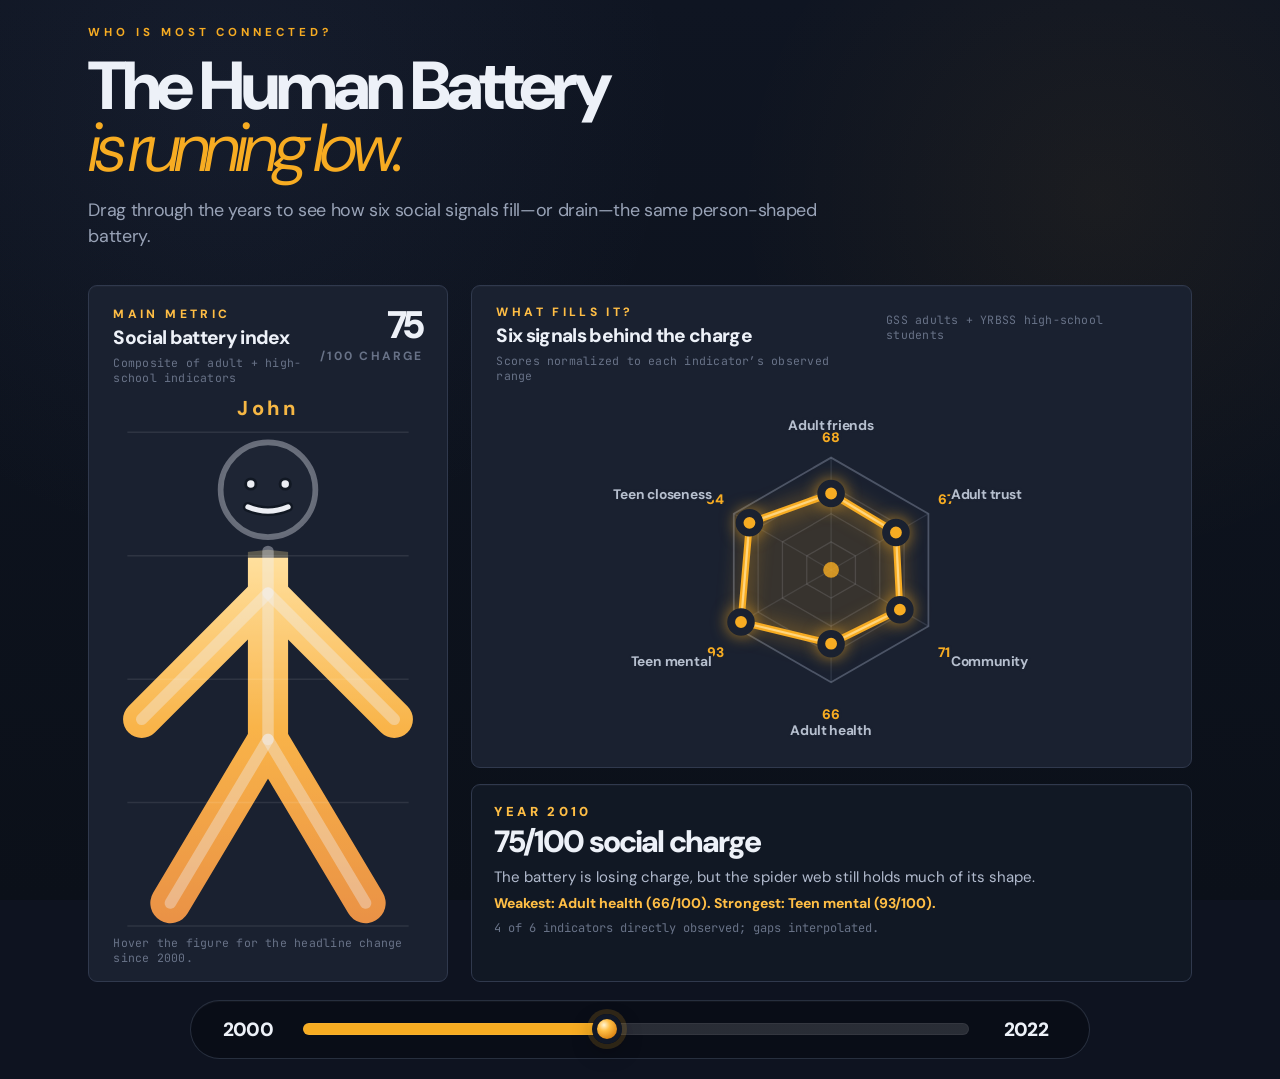
<file: preview.html>
<!DOCTYPE html>
<html lang="en">
<head>
<meta charset="utf-8" />
<meta name="viewport" content="width=device-width, initial-scale=1" />
<link href="https://fonts.googleapis.com/css2?family=DM+Sans:ital,opsz,wght@0,9..40,300;0,9..40,400;0,9..40,500;0,9..40,600;0,9..40,700;1,9..40,400&family=JetBrains+Mono:wght@300;400;500&display=swap" rel="stylesheet">
<title>The Human Battery — Social Connection Index</title>
<style>
  :root {
    --bg: #0e1320;
    --bg-2: #111827;
    --panel: #1a2130;
    --panel-soft: #151c2a;
    --panel-deep: #0b101a;
    --line: #30394d;
    --line-soft: rgba(122, 134, 158, .22);
    --ink: #edf1f8;
    --muted: #99a3b7;
    --muted-2: #687287;
    --amber: #f7ac22;
    --amber-2: #ffbe45;
    --amber-3: #ffd884;
    --danger: #ff6f88;
  }

  * { box-sizing: border-box; }
  html, body {
    margin: 0;
    min-height: 100%;
    overflow-x: hidden;
    overflow-y: auto;
    background: var(--bg);
    color: var(--ink);
    font-family: "DM Sans", ui-sans-serif, system-ui, -apple-system, BlinkMacSystemFont, "Segoe UI", sans-serif;
  }

  body::before {
    content: "";
    position: fixed;
    inset: 0;
    background:
      radial-gradient(circle at 86% 22%, rgba(247, 172, 34, .055), transparent 28%),
      radial-gradient(circle at 18% 12%, rgba(111, 132, 191, .07), transparent 34%),
      linear-gradient(180deg, #0f1522 0%, #0b1019 100%);
    pointer-events: none;
  }

  .page {
    position: relative;
    z-index: 1;
    width: min(1180px, calc(100vw - 40px));
    min-height: 100dvh;
    margin: 0 auto;
    padding: clamp(20px, 3vh, 34px) clamp(20px, 3vw, 44px) clamp(16px, 2.2vh, 22px);
    display: grid;
    grid-template-rows: auto minmax(0, 1fr) auto;
    row-gap: clamp(14px, 2vh, 22px);
  }

  .hero {
    max-width: 900px;
  }

  .eyebrow {
    color: var(--amber);
    text-transform: uppercase;
    letter-spacing: .34em;
    font-weight: 700;
    font-size: clamp(11px, .9vw, 15px);
    line-height: 1;
    margin-bottom: clamp(12px, 1.8vh, 24px);
  }

  h1 {
    margin: 0;
    color: var(--ink);
    font-size: clamp(44px, 5.3vw, 84px);
    line-height: .92;
    letter-spacing: -.066em;
    font-weight: 850;
  }

  h1 em {
    color: var(--amber);
    font-style: italic;
    font-weight: 320;
    letter-spacing: -.075em;
  }

  .subtitle {
    max-width: 760px;
    margin-top: clamp(14px, 2vh, 28px);
    color: var(--muted);
    font-size: clamp(16px, 1.4vw, 22px);
    line-height: 1.45;
    letter-spacing: -.02em;
  }

  .visuals {
    min-height: 0;
    display: grid;
    grid-template-columns: minmax(320px, 360px) minmax(0, 1fr);
    gap: clamp(14px, 1.8vw, 24px);
    align-items: stretch;
  }

  .card {
    background: var(--panel);
    border: 1px solid var(--line);
    border-radius: 9px;
    box-shadow: inset 0 1px 0 rgba(255,255,255,.025);
  }

  .human-card {
    position: relative;
    min-height: 0;
    padding: 22px 24px 16px;
    display: grid;
    grid-template-rows: auto minmax(0, 1fr) auto;
    overflow: hidden;
  }

  .human-card::after {
    content: "";
    position: absolute;
    inset: auto -25% -34% 16%;
    height: 230px;
    background: radial-gradient(circle, rgba(247,172,34,.10), transparent 63%);
    pointer-events: none;
  }

  .right-stack {
    min-height: 0;
    display: grid;
    grid-template-rows: minmax(0, 1fr) 198px;
    gap: 16px;
  }

  .radar-card {
    min-height: 0;
    padding: 20px 24px 16px;
    display: grid;
    grid-template-rows: auto minmax(0, 1fr);
    overflow: hidden;
  }

  .story-card {
    min-height: 0;
    height: 100%;
    padding: 18px 22px 16px;
    overflow: hidden;
    background: #111824;
  }

  .card-header {
    display: flex;
    align-items: flex-start;
    justify-content: space-between;
    gap: 16px;
    margin-bottom: 10px;
  }

  .kicker {
    color: var(--amber-2);
    text-transform: uppercase;
    letter-spacing: .28em;
    font-size: 12px;
    font-weight: 800;
    line-height: 1;
    white-space: nowrap;
  }

  .card-title {
    margin: 7px 0 0;
    font-size: clamp(18px, 1.5vw, 22px);
    line-height: 1.12;
    letter-spacing: -.035em;
    font-weight: 800;
  }

  .card-note {
    margin-top: 6px;
    color: var(--muted-2);
    font-family: "JetBrains Mono", ui-monospace, SFMono-Regular, Menlo, Monaco, Consolas, monospace;
    font-size: 11.5px;
    letter-spacing: .02em;
  }

  .big-metric {
    text-align: right;
    color: var(--ink);
    font-size: clamp(34px, 3vw, 42px);
    line-height: .9;
    letter-spacing: -.055em;
    font-weight: 850;
    white-space: nowrap;
  }

  .big-metric span {
    display: block;
    color: var(--muted-2);
    margin-top: 7px;
    font-size: 12px;
    line-height: 1;
    letter-spacing: .18em;
    text-transform: uppercase;
    font-weight: 700;
  }

  svg { width: 100%; height: 100%; display: block; }

  svg text {
    font-family: "DM Sans", ui-sans-serif, system-ui, -apple-system, BlinkMacSystemFont, "Segoe UI", sans-serif;
  }

  .human-svg {
    position: relative;
    z-index: 1;
    min-height: 0;
    height: 100%;
    align-self: stretch;
    overflow: visible;
  }

  .human-shell {
    fill: none;
    stroke: rgba(237, 241, 248, .36);
    stroke-width: 8;
    stroke-linecap: round;
    stroke-linejoin: round;
  }

  .human-shell-head {
    fill: rgba(255,255,255,.018);
    stroke: rgba(237, 241, 248, .36);
    stroke-width: 4;
  }

  .human-level {
    stroke: rgba(255,255,255,.085);
    stroke-width: 1;
  }

  .human-label {
    fill: var(--muted);
    font-size: 13px;
    font-weight: 750;
    letter-spacing: .02em;
  }

  .human-name {
    fill: var(--amber-2);
    font-size: 14px;
    font-weight: 800;
    letter-spacing: .18em;
    opacity: .96;
  }

  .human-eye-shadow,
  .human-mouth-shadow {
    stroke: rgba(8, 13, 23, .55);
    stroke-linecap: round;
    fill: none;
  }

  .human-eye-shadow {
    fill: rgba(8, 13, 23, .55);
    stroke: none;
  }

  .human-mouth-shadow {
    stroke-width: 7;
  }

  .human-eye,
  .human-mouth {
    stroke: rgba(248, 250, 255, .95);
    stroke-linecap: round;
    fill: none;
  }

  .human-eye {
    fill: rgba(248, 250, 255, .95);
    stroke: none;
  }

  .human-mouth {
    stroke-width: 3.6;
  }

  .radar-svg {
    min-height: 0;
    overflow: visible;
  }

  .grid-poly {
    fill: none;
    stroke: rgba(130, 141, 164, .25);
    stroke-width: 1.35;
  }

  .grid-poly.outer {
    stroke: rgba(159, 169, 190, .38);
    stroke-width: 1.8;
  }

  .spoke {
    stroke: rgba(130, 141, 164, .20);
    stroke-width: 1.35;
  }

  .web-fill {
    fill: rgba(247, 172, 34, .13);
  }

  .web-stroke {
    fill: none;
    stroke: var(--amber);
    stroke-width: 7;
    stroke-linejoin: round;
    stroke-linecap: round;
    filter: drop-shadow(0 0 10px rgba(247,172,34,.56));
  }

  .web-highlight {
    fill: none;
    stroke: var(--amber-3);
    stroke-width: 2.3;
    stroke-linejoin: round;
    stroke-linecap: round;
    opacity: .96;
  }

  .web-point {
    fill: var(--amber);
    stroke: var(--panel);
    stroke-width: 8;
    cursor: help;
    filter: drop-shadow(0 0 8px rgba(247,172,34,.62));
  }

  .axis-label {
    fill: #b6bfce;
    font-size: 14px;
    font-weight: 700;
    letter-spacing: -.015em;
    paint-order: stroke;
    stroke: var(--panel);
    stroke-width: 5px;
    stroke-linejoin: round;
  }

  .axis-value {
    fill: var(--amber);
    font-size: 14px;
    font-weight: 850;
    paint-order: stroke;
    stroke: var(--panel);
    stroke-width: 5px;
    stroke-linejoin: round;
  }

  .radar-footnote {
    color: var(--muted-2);
    text-align: center;
    font-size: 13px;
    margin-top: -3px;
  }

  .story-year {
    color: var(--amber-2);
    text-transform: uppercase;
    letter-spacing: .26em;
    font-size: 13px;
    font-weight: 850;
  }

  .story-title {
    margin-top: 7px;
    color: var(--ink);
    font-size: clamp(25px, 2.4vw, 36px);
    line-height: .98;
    letter-spacing: -.06em;
    font-weight: 850;
  }

  .story-body {
    margin: 10px 0 0;
    color: #b2bbce;
    font-size: 15px;
    line-height: 1.35;
  }

  .story-signal {
    margin-top: 8px;
    color: var(--amber-2);
    font-size: 14px;
    font-weight: 800;
    line-height: 1.28;
  }

  .story-meta {
    margin-top: 7px;
    color: var(--muted-2);
    font-family: "JetBrains Mono", ui-monospace, SFMono-Regular, Menlo, Monaco, Consolas, monospace;
    font-size: 12px;
  }

  .slider-wrap {
    width: min(900px, 76vw);
    justify-self: center;
    display: grid;
    grid-template-columns: 70px 1fr 82px;
    align-items: center;
    gap: 18px;
    padding: 16px 22px;
    border-radius: 999px;
    background: rgba(9, 13, 22, .82);
    border: 1px solid rgba(96, 108, 132, .36);
    box-shadow: inset 0 1px 0 rgba(255,255,255,.035);
  }

  .year-label {
    color: var(--ink);
    font-size: clamp(18px, 1.5vw, 21px);
    letter-spacing: -.035em;
    font-weight: 850;
    text-align: center;
  }

  input[type="range"] {
    width: 100%;
    appearance: none;
    background: transparent;
    cursor: ew-resize;
  }

  input[type="range"]::-webkit-slider-runnable-track {
    height: 12px;
    border-radius: 999px;
    background: linear-gradient(90deg, var(--amber) var(--fill, 0%), rgba(255,255,255,.13) var(--fill, 0%));
    box-shadow: inset 0 0 0 1px rgba(255,255,255,.05);
  }

  input[type="range"]::-moz-range-track {
    height: 12px;
    border-radius: 999px;
    background: rgba(255,255,255,.13);
  }

  input[type="range"]::-moz-range-progress {
    height: 12px;
    border-radius: 999px;
    background: var(--amber);
  }

  input[type="range"]::-webkit-slider-thumb {
    appearance: none;
    width: 30px;
    height: 30px;
    margin-top: -9px;
    border-radius: 50%;
    background: radial-gradient(circle at 35% 30%, #fff5d4, var(--amber-2) 31%, #d98212 78%);
    border: 5px solid #111827;
    box-shadow: 0 0 0 5px rgba(247,172,34,.16), 0 8px 20px rgba(0,0,0,.35);
  }

  input[type="range"]::-moz-range-thumb {
    width: 22px;
    height: 22px;
    border-radius: 50%;
    background: var(--amber-2);
    border: 5px solid #111827;
    box-shadow: 0 0 0 5px rgba(247,172,34,.16);
  }

  .tooltip {
    position: fixed;
    z-index: 30;
    width: min(300px, calc(100vw - 28px));
    padding: 14px 15px 15px;
    background: rgba(15, 21, 33, .96);
    border: 1px solid #3a4358;
    border-radius: 10px;
    box-shadow: 0 20px 50px rgba(0,0,0,.42);
    pointer-events: none;
    opacity: 0;
    transform: translate(-50%, -12px);
    transition: opacity .14s ease, transform .14s ease;
  }

  .tooltip.show { opacity: 1; transform: translate(-50%, -22px); }
  .tooltip b { display: block; color: #fff; font-size: 14px; margin-bottom: 4px; }
  .tooltip .big { color: var(--amber-2); font-size: 28px; line-height: 1; font-weight: 850; letter-spacing: -.045em; }
  .tooltip p { color: #aeb7c8; font-size: 12px; line-height: 1.4; margin: 8px 0 0; }

  @media (max-height: 880px) and (min-width: 961px) {
    .page {
      padding: 22px 28px 18px;
      row-gap: 14px;
    }
    .hero { max-width: 820px; }
    .eyebrow { margin-bottom: 10px; }
    h1 { font-size: clamp(40px, 4.5vw, 68px); }
    .subtitle {
      margin-top: 12px;
      font-size: clamp(15px, 1.15vw, 18px);
      line-height: 1.38;
      max-width: 690px;
    }
    .visuals { grid-template-columns: minmax(270px, 360px) minmax(0, 1fr); }
    .human-card, .radar-card { padding-top: 18px; padding-right: 20px; padding-left: 20px; }
    .right-stack { grid-template-rows: minmax(0, 1fr) 182px; }
    .story-card { padding: 16px 18px 14px; min-height: 0; height: 100%; }
    .card-header { margin-bottom: 8px; }
    .card-title { font-size: 18px; }
    .card-note, .big-metric span, .story-meta { font-size: 11px; }
    .big-metric { font-size: 32px; }
    .human-svg { max-height: none; }
    .radar-svg { max-height: 320px; }
    .story-title { font-size: clamp(24px, 2vw, 30px); }
    .story-body, .story-signal { font-size: 13px; }
    .slider-wrap {
      width: min(860px, 74vw);
      gap: 14px;
      padding: 13px 18px;
    }
  }

  @media (min-width: 1500px) {
    .page { width: min(1160px, 66vw); }
  }

  @media (max-width: 960px) {
    html, body { overflow: auto; }
    .page { min-height: 100dvh; padding: 26px 20px 24px; width: min(1180px, calc(100vw - 24px)); }
    .visuals { grid-template-columns: 1fr; }
    .human-card { min-height: 460px; }
    .right-stack { grid-template-rows: minmax(360px, auto) auto; }
    .slider-wrap { width: 100%; grid-template-columns: 56px 1fr 64px; gap: 12px; padding: 15px 18px; }
  }
</style>
</head>
<body>
<main class="page" aria-label="Interactive social battery visualization">
  <section class="hero">
    <div class="eyebrow">Who is most connected?</div>
    <h1>The Human Battery<br><em>is running low.</em></h1>
    <p class="subtitle">Drag through the years to see how six social signals fill—or drain—the same person-shaped battery.</p>
  </section>

  <section class="visuals">
    <article class="card human-card">
      <div class="card-header">
        <div>
          <div class="kicker">Main metric</div>
          <h2 class="card-title">Social battery index</h2>
          <div class="card-note">Composite of adult + high-school indicators</div>
        </div>
        <div class="big-metric" id="mainMetric">—<span>charge</span></div>
      </div>
      <svg class="human-svg" id="humanSvg" viewBox="72 -8 216 372" preserveAspectRatio="xMidYMin meet" role="img" aria-label="Person-shaped battery fill"></svg>
      <div class="card-note">Hover the figure for the headline change since 2000.</div>
    </article>

    <div class="right-stack">
      <article class="card radar-card">
        <div class="card-header">
          <div>
            <div class="kicker">What fills it?</div>
            <h2 class="card-title">Six signals behind the charge</h2>
            <div class="card-note">Scores normalized to each indicator’s observed range</div>
          </div>
          <div class="card-note">GSS adults + YRBSS high-school students</div>
        </div>
        <svg class="radar-svg" id="radarSvg" viewBox="0 0 680 360" role="img" aria-label="Radar chart showing six normalized social indicators"></svg>
      </article>

      <article class="card story-card" aria-live="polite">
        <div class="story-year" id="storyYear">Year</div>
        <div class="story-title" id="storyBattery">Social charge</div>
        <p class="story-body" id="storyBody"></p>
        <div class="story-signal" id="storySignal"></div>
        <div class="story-meta" id="storyMeta"></div>
      </article>
    </div>
  </section>

  <div class="slider-wrap">
    <div class="year-label" id="minYear">2000</div>
    <input id="yearSlider" type="range" min="2000" max="2022" value="2010" step="1" aria-label="Year" />
    <div class="year-label" id="yearText">2022</div>
  </div>
</main>
<div class="tooltip" id="tooltip"></div>
<script>
(() => {
  const DATA = {"years": [2000, 2001, 2002, 2003, 2004, 2005, 2006, 2007, 2008, 2009, 2010, 2011, 2012, 2013, 2014, 2015, 2016, 2017, 2018, 2019, 2020, 2021, 2022], "metrics": [{"id": "friend_evenings", "source": "GSS", "axis": "Adult friends", "short": "Friends", "description": "GSS: social evenings with friends outside the neighborhood, converted to monthly-equivalent frequency.", "unit": "x/mo", "raw_label": "evenings / month", "tone": "connection", "min": 1.808, "max": 3.418, "baseline": 2.992, "actualYears": [2000, 2002, 2004, 2006, 2008, 2010, 2012, 2014, 2016, 2018, 2021, 2022]}, {"id": "social_trust", "source": "GSS", "axis": "Adult trust", "short": "Trust", "description": "GSS: share of adults saying most people can be trusted.", "unit": "%", "raw_label": "trusted others", "tone": "trust", "min": 26.169, "max": 35.094, "baseline": 35.094, "actualYears": [2000, 2002, 2004, 2006, 2008, 2010, 2012, 2014, 2016, 2018, 2022]}, {"id": "community_attendance", "source": "GSS", "axis": "Community", "short": "Community", "description": "GSS: religious service attendance converted to monthly-equivalent frequency as a community participation proxy.", "unit": "x/mo", "raw_label": "visits / month", "tone": "community", "min": 1.273, "max": 1.959, "baseline": 1.777, "actualYears": [2000, 2002, 2004, 2006, 2008, 2010, 2012, 2014, 2016, 2018, 2021, 2022]}, {"id": "health_excellent", "source": "GSS", "axis": "Adult health", "short": "Health", "description": "GSS: share of adults reporting excellent health.", "unit": "%", "raw_label": "excellent health", "tone": "health", "min": 19.551, "max": 30.654, "baseline": 30.654, "actualYears": [2000, 2002, 2004, 2006, 2008, 2010, 2012, 2014, 2016, 2018, 2021, 2022]}, {"id": "mental_health", "source": "YRBSS", "axis": "Teen mental", "short": "Teen mind", "description": "YRBSS: high school students who did not feel sad or hopeless for 2+ weeks during the past 12 months.", "unit": "%", "raw_label": "not sad/hopeless", "tone": "youth", "min": 57.7, "max": 73.9, "baseline": 71.7, "actualYears": [1999, 2001, 2003, 2005, 2007, 2009, 2011, 2013, 2015, 2017, 2019, 2021, 2022]}, {"id": "romance", "source": "YRBSS", "axis": "Teen closeness", "short": "Teen closeness", "description": "YRBSS: high school students who ever had sexual intercourse; used here only as an available proxy for teen romantic/social closeness, not as a health score.", "unit": "%", "raw_label": "closeness proxy", "tone": "youth", "min": 30.0, "max": 49.9, "baseline": 47.75, "actualYears": [1999, 2001, 2003, 2005, 2007, 2009, 2011, 2013, 2015, 2017, 2019, 2021, 2022]}], "records": [{"year": 2000, "battery": 87.1, "measuredCount": 4, "estimated": true, "metrics": [{"id": "friend_evenings", "axis": "Adult friends", "short": "Friends", "source": "GSS", "raw": 2.992, "score": 73.54, "unit": "x/mo", "rawLabel": "evenings / month", "description": "GSS: social evenings with friends outside the neighborhood, converted to monthly-equivalent frequency.", "isMeasured": true}, {"id": "social_trust", "axis": "Adult trust", "short": "Trust", "source": "GSS", "raw": 35.094, "score": 100.0, "unit": "%", "rawLabel": "trusted others", "description": "GSS: share of adults saying most people can be trusted.", "isMeasured": true}, {"id": "community_attendance", "axis": "Community", "short": "Community", "source": "GSS", "raw": 1.777, "score": 73.47, "unit": "x/mo", "rawLabel": "visits / month", "description": "GSS: religious service attendance converted to monthly-equivalent frequency as a community participation proxy.", "isMeasured": true}, {"id": "health_excellent", "axis": "Adult health", "short": "Health", "source": "GSS", "raw": 30.654, "score": 100.0, "unit": "%", "rawLabel": "excellent health", "description": "GSS: share of adults reporting excellent health.", "isMeasured": true}, {"id": "mental_health", "axis": "Teen mental", "short": "Teen mind", "source": "YRBSS", "raw": 71.7, "score": 86.42, "unit": "%", "rawLabel": "not sad/hopeless", "description": "YRBSS: high school students who did not feel sad or hopeless for 2+ weeks during the past 12 months.", "isMeasured": false}, {"id": "romance", "axis": "Teen closeness", "short": "Teen closeness", "source": "YRBSS", "raw": 47.75, "score": 89.2, "unit": "%", "rawLabel": "closeness proxy", "description": "YRBSS: high school students who ever had sexual intercourse; used here only as an available proxy for teen romantic/social closeness, not as a health score.", "isMeasured": false}], "note": "The battery begins high: adult friend nights, trust, health, and teen mental-health signals are all near their stronger observed years."}, {"year": 2001, "battery": 86.2, "measuredCount": 2, "estimated": true, "metrics": [{"id": "friend_evenings", "axis": "Adult friends", "short": "Friends", "source": "GSS", "raw": 3.205, "score": 86.77, "unit": "x/mo", "rawLabel": "evenings / month", "description": "GSS: social evenings with friends outside the neighborhood, converted to monthly-equivalent frequency.", "isMeasured": false}, {"id": "social_trust", "axis": "Adult trust", "short": "Trust", "source": "GSS", "raw": 34.434, "score": 92.61, "unit": "%", "rawLabel": "trusted others", "description": "GSS: share of adults saying most people can be trusted.", "isMeasured": false}, {"id": "community_attendance", "axis": "Community", "short": "Community", "source": "GSS", "raw": 1.809, "score": 78.21, "unit": "x/mo", "rawLabel": "visits / month", "description": "GSS: religious service attendance converted to monthly-equivalent frequency as a community participation proxy.", "isMeasured": false}, {"id": "health_excellent", "axis": "Adult health", "short": "Health", "source": "GSS", "raw": 30.087, "score": 94.89, "unit": "%", "rawLabel": "excellent health", "description": "GSS: share of adults reporting excellent health.", "isMeasured": false}, {"id": "mental_health", "axis": "Teen mental", "short": "Teen mind", "source": "YRBSS", "raw": 71.7, "score": 86.42, "unit": "%", "rawLabel": "not sad/hopeless", "description": "YRBSS: high school students who did not feel sad or hopeless for 2+ weeks during the past 12 months.", "isMeasured": true}, {"id": "romance", "axis": "Teen closeness", "short": "Teen closeness", "source": "YRBSS", "raw": 45.6, "score": 78.39, "unit": "%", "rawLabel": "closeness proxy", "description": "YRBSS: high school students who ever had sexual intercourse; used here only as an available proxy for teen romantic/social closeness, not as a health score.", "isMeasured": true}], "note": "A fuller social battery: most signals are still close to their early-2000s strength."}, {"year": 2002, "battery": 87.4, "measuredCount": 4, "estimated": true, "metrics": [{"id": "friend_evenings", "axis": "Adult friends", "short": "Friends", "source": "GSS", "raw": 3.418, "score": 100.0, "unit": "x/mo", "rawLabel": "evenings / month", "description": "GSS: social evenings with friends outside the neighborhood, converted to monthly-equivalent frequency.", "isMeasured": true}, {"id": "social_trust", "axis": "Adult trust", "short": "Trust", "source": "GSS", "raw": 33.775, "score": 85.22, "unit": "%", "rawLabel": "trusted others", "description": "GSS: share of adults saying most people can be trusted.", "isMeasured": true}, {"id": "community_attendance", "axis": "Community", "short": "Community", "source": "GSS", "raw": 1.842, "score": 82.94, "unit": "x/mo", "rawLabel": "visits / month", "description": "GSS: religious service attendance converted to monthly-equivalent frequency as a community participation proxy.", "isMeasured": true}, {"id": "health_excellent", "axis": "Adult health", "short": "Health", "source": "GSS", "raw": 29.52, "score": 89.79, "unit": "%", "rawLabel": "excellent health", "description": "GSS: share of adults reporting excellent health.", "isMeasured": true}, {"id": "mental_health", "axis": "Teen mental", "short": "Teen mind", "source": "YRBSS", "raw": 71.55, "score": 85.49, "unit": "%", "rawLabel": "not sad/hopeless", "description": "YRBSS: high school students who did not feel sad or hopeless for 2+ weeks during the past 12 months.", "isMeasured": false}, {"id": "romance", "axis": "Teen closeness", "short": "Teen closeness", "source": "YRBSS", "raw": 46.15, "score": 81.16, "unit": "%", "rawLabel": "closeness proxy", "description": "YRBSS: high school students who ever had sexual intercourse; used here only as an available proxy for teen romantic/social closeness, not as a health score.", "isMeasured": false}], "note": "A fuller social battery: most signals are still close to their early-2000s strength."}, {"year": 2003, "battery": 87.2, "measuredCount": 2, "estimated": true, "metrics": [{"id": "friend_evenings", "axis": "Adult friends", "short": "Friends", "source": "GSS", "raw": 3.209, "score": 87.02, "unit": "x/mo", "rawLabel": "evenings / month", "description": "GSS: social evenings with friends outside the neighborhood, converted to monthly-equivalent frequency.", "isMeasured": false}, {"id": "social_trust", "axis": "Adult trust", "short": "Trust", "source": "GSS", "raw": 33.816, "score": 85.69, "unit": "%", "rawLabel": "trusted others", "description": "GSS: share of adults saying most people can be trusted.", "isMeasured": false}, {"id": "community_attendance", "axis": "Community", "short": "Community", "source": "GSS", "raw": 1.901, "score": 91.47, "unit": "x/mo", "rawLabel": "visits / month", "description": "GSS: religious service attendance converted to monthly-equivalent frequency as a community participation proxy.", "isMeasured": false}, {"id": "health_excellent", "axis": "Adult health", "short": "Health", "source": "GSS", "raw": 29.588, "score": 90.4, "unit": "%", "rawLabel": "excellent health", "description": "GSS: share of adults reporting excellent health.", "isMeasured": false}, {"id": "mental_health", "axis": "Teen mental", "short": "Teen mind", "source": "YRBSS", "raw": 71.4, "score": 84.57, "unit": "%", "rawLabel": "not sad/hopeless", "description": "YRBSS: high school students who did not feel sad or hopeless for 2+ weeks during the past 12 months.", "isMeasured": true}, {"id": "romance", "axis": "Teen closeness", "short": "Teen closeness", "source": "YRBSS", "raw": 46.7, "score": 83.92, "unit": "%", "rawLabel": "closeness proxy", "description": "YRBSS: high school students who ever had sexual intercourse; used here only as an available proxy for teen romantic/social closeness, not as a health score.", "isMeasured": true}], "note": "A fuller social battery: most signals are still close to their early-2000s strength."}, {"year": 2004, "battery": 86.7, "measuredCount": 4, "estimated": true, "metrics": [{"id": "friend_evenings", "axis": "Adult friends", "short": "Friends", "source": "GSS", "raw": 3.0, "score": 74.04, "unit": "x/mo", "rawLabel": "evenings / month", "description": "GSS: social evenings with friends outside the neighborhood, converted to monthly-equivalent frequency.", "isMeasured": true}, {"id": "social_trust", "axis": "Adult trust", "short": "Trust", "source": "GSS", "raw": 33.858, "score": 86.15, "unit": "%", "rawLabel": "trusted others", "description": "GSS: share of adults saying most people can be trusted.", "isMeasured": true}, {"id": "community_attendance", "axis": "Community", "short": "Community", "source": "GSS", "raw": 1.959, "score": 100.0, "unit": "x/mo", "rawLabel": "visits / month", "description": "GSS: religious service attendance converted to monthly-equivalent frequency as a community participation proxy.", "isMeasured": true}, {"id": "health_excellent", "axis": "Adult health", "short": "Health", "source": "GSS", "raw": 29.656, "score": 91.01, "unit": "%", "rawLabel": "excellent health", "description": "GSS: share of adults reporting excellent health.", "isMeasured": true}, {"id": "mental_health", "axis": "Teen mental", "short": "Teen mind", "source": "YRBSS", "raw": 71.45, "score": 84.88, "unit": "%", "rawLabel": "not sad/hopeless", "description": "YRBSS: high school students who did not feel sad or hopeless for 2+ weeks during the past 12 months.", "isMeasured": false}, {"id": "romance", "axis": "Teen closeness", "short": "Teen closeness", "source": "YRBSS", "raw": 46.75, "score": 84.17, "unit": "%", "rawLabel": "closeness proxy", "description": "YRBSS: high school students who ever had sexual intercourse; used here only as an available proxy for teen romantic/social closeness, not as a health score.", "isMeasured": false}], "note": "A fuller social battery: most signals are still close to their early-2000s strength."}, {"year": 2005, "battery": 82.7, "measuredCount": 2, "estimated": true, "metrics": [{"id": "friend_evenings", "axis": "Adult friends", "short": "Friends", "source": "GSS", "raw": 3.021, "score": 75.31, "unit": "x/mo", "rawLabel": "evenings / month", "description": "GSS: social evenings with friends outside the neighborhood, converted to monthly-equivalent frequency.", "isMeasured": false}, {"id": "social_trust", "axis": "Adult trust", "short": "Trust", "source": "GSS", "raw": 33.172, "score": 78.46, "unit": "%", "rawLabel": "trusted others", "description": "GSS: share of adults saying most people can be trusted.", "isMeasured": false}, {"id": "community_attendance", "axis": "Community", "short": "Community", "source": "GSS", "raw": 1.862, "score": 85.86, "unit": "x/mo", "rawLabel": "visits / month", "description": "GSS: religious service attendance converted to monthly-equivalent frequency as a community participation proxy.", "isMeasured": false}, {"id": "health_excellent", "axis": "Adult health", "short": "Health", "source": "GSS", "raw": 29.225, "score": 87.13, "unit": "%", "rawLabel": "excellent health", "description": "GSS: share of adults reporting excellent health.", "isMeasured": false}, {"id": "mental_health", "axis": "Teen mental", "short": "Teen mind", "source": "YRBSS", "raw": 71.5, "score": 85.19, "unit": "%", "rawLabel": "not sad/hopeless", "description": "YRBSS: high school students who did not feel sad or hopeless for 2+ weeks during the past 12 months.", "isMeasured": true}, {"id": "romance", "axis": "Teen closeness", "short": "Teen closeness", "source": "YRBSS", "raw": 46.8, "score": 84.42, "unit": "%", "rawLabel": "closeness proxy", "description": "YRBSS: high school students who ever had sexual intercourse; used here only as an available proxy for teen romantic/social closeness, not as a health score.", "isMeasured": true}], "note": "A fuller social battery: most signals are still close to their early-2000s strength."}, {"year": 2006, "battery": 79.1, "measuredCount": 4, "estimated": true, "metrics": [{"id": "friend_evenings", "axis": "Adult friends", "short": "Friends", "source": "GSS", "raw": 3.041, "score": 76.58, "unit": "x/mo", "rawLabel": "evenings / month", "description": "GSS: social evenings with friends outside the neighborhood, converted to monthly-equivalent frequency.", "isMeasured": true}, {"id": "social_trust", "axis": "Adult trust", "short": "Trust", "source": "GSS", "raw": 32.486, "score": 70.78, "unit": "%", "rawLabel": "trusted others", "description": "GSS: share of adults saying most people can be trusted.", "isMeasured": true}, {"id": "community_attendance", "axis": "Community", "short": "Community", "source": "GSS", "raw": 1.765, "score": 71.72, "unit": "x/mo", "rawLabel": "visits / month", "description": "GSS: religious service attendance converted to monthly-equivalent frequency as a community participation proxy.", "isMeasured": true}, {"id": "health_excellent", "axis": "Adult health", "short": "Health", "source": "GSS", "raw": 28.794, "score": 83.25, "unit": "%", "rawLabel": "excellent health", "description": "GSS: share of adults reporting excellent health.", "isMeasured": true}, {"id": "mental_health", "axis": "Teen mental", "short": "Teen mind", "source": "YRBSS", "raw": 71.5, "score": 85.19, "unit": "%", "rawLabel": "not sad/hopeless", "description": "YRBSS: high school students who did not feel sad or hopeless for 2+ weeks during the past 12 months.", "isMeasured": false}, {"id": "romance", "axis": "Teen closeness", "short": "Teen closeness", "source": "YRBSS", "raw": 47.3, "score": 86.93, "unit": "%", "rawLabel": "closeness proxy", "description": "YRBSS: high school students who ever had sexual intercourse; used here only as an available proxy for teen romantic/social closeness, not as a health score.", "isMeasured": false}], "note": "The battery is losing charge, but the spider web still holds much of its shape."}, {"year": 2007, "battery": 77.9, "measuredCount": 2, "estimated": true, "metrics": [{"id": "friend_evenings", "axis": "Adult friends", "short": "Friends", "source": "GSS", "raw": 3.143, "score": 82.95, "unit": "x/mo", "rawLabel": "evenings / month", "description": "GSS: social evenings with friends outside the neighborhood, converted to monthly-equivalent frequency.", "isMeasured": false}, {"id": "social_trust", "axis": "Adult trust", "short": "Trust", "source": "GSS", "raw": 32.352, "score": 69.28, "unit": "%", "rawLabel": "trusted others", "description": "GSS: share of adults saying most people can be trusted.", "isMeasured": false}, {"id": "community_attendance", "axis": "Community", "short": "Community", "source": "GSS", "raw": 1.777, "score": 73.47, "unit": "x/mo", "rawLabel": "visits / month", "description": "GSS: religious service attendance converted to monthly-equivalent frequency as a community participation proxy.", "isMeasured": false}, {"id": "health_excellent", "axis": "Adult health", "short": "Health", "source": "GSS", "raw": 27.012, "score": 67.2, "unit": "%", "rawLabel": "excellent health", "description": "GSS: share of adults reporting excellent health.", "isMeasured": false}, {"id": "mental_health", "axis": "Teen mental", "short": "Teen mind", "source": "YRBSS", "raw": 71.5, "score": 85.19, "unit": "%", "rawLabel": "not sad/hopeless", "description": "YRBSS: high school students who did not feel sad or hopeless for 2+ weeks during the past 12 months.", "isMeasured": true}, {"id": "romance", "axis": "Teen closeness", "short": "Teen closeness", "source": "YRBSS", "raw": 47.8, "score": 89.45, "unit": "%", "rawLabel": "closeness proxy", "description": "YRBSS: high school students who ever had sexual intercourse; used here only as an available proxy for teen romantic/social closeness, not as a health score.", "isMeasured": true}], "note": "The battery is losing charge, but the spider web still holds much of its shape."}, {"year": 2008, "battery": 76.8, "measuredCount": 4, "estimated": true, "metrics": [{"id": "friend_evenings", "axis": "Adult friends", "short": "Friends", "source": "GSS", "raw": 3.246, "score": 89.32, "unit": "x/mo", "rawLabel": "evenings / month", "description": "GSS: social evenings with friends outside the neighborhood, converted to monthly-equivalent frequency.", "isMeasured": true}, {"id": "social_trust", "axis": "Adult trust", "short": "Trust", "source": "GSS", "raw": 32.219, "score": 67.79, "unit": "%", "rawLabel": "trusted others", "description": "GSS: share of adults saying most people can be trusted.", "isMeasured": true}, {"id": "community_attendance", "axis": "Community", "short": "Community", "source": "GSS", "raw": 1.789, "score": 75.22, "unit": "x/mo", "rawLabel": "visits / month", "description": "GSS: religious service attendance converted to monthly-equivalent frequency as a community participation proxy.", "isMeasured": true}, {"id": "health_excellent", "axis": "Adult health", "short": "Health", "source": "GSS", "raw": 25.23, "score": 51.15, "unit": "%", "rawLabel": "excellent health", "description": "GSS: share of adults reporting excellent health.", "isMeasured": true}, {"id": "mental_health", "axis": "Teen mental", "short": "Teen mind", "source": "YRBSS", "raw": 72.7, "score": 92.59, "unit": "%", "rawLabel": "not sad/hopeless", "description": "YRBSS: high school students who did not feel sad or hopeless for 2+ weeks during the past 12 months.", "isMeasured": false}, {"id": "romance", "axis": "Teen closeness", "short": "Teen closeness", "source": "YRBSS", "raw": 46.9, "score": 84.92, "unit": "%", "rawLabel": "closeness proxy", "description": "YRBSS: high school students who ever had sexual intercourse; used here only as an available proxy for teen romantic/social closeness, not as a health score.", "isMeasured": false}], "note": "A mid-period wobble: adult friend nights remain strong, but trust and health have softened."}, {"year": 2009, "battery": 76.3, "measuredCount": 2, "estimated": true, "metrics": [{"id": "friend_evenings", "axis": "Adult friends", "short": "Friends", "source": "GSS", "raw": 3.075, "score": 78.7, "unit": "x/mo", "rawLabel": "evenings / month", "description": "GSS: social evenings with friends outside the neighborhood, converted to monthly-equivalent frequency.", "isMeasured": false}, {"id": "social_trust", "axis": "Adult trust", "short": "Trust", "source": "GSS", "raw": 32.168, "score": 67.22, "unit": "%", "rawLabel": "trusted others", "description": "GSS: share of adults saying most people can be trusted.", "isMeasured": false}, {"id": "community_attendance", "axis": "Community", "short": "Community", "source": "GSS", "raw": 1.773, "score": 72.96, "unit": "x/mo", "rawLabel": "visits / month", "description": "GSS: religious service attendance converted to monthly-equivalent frequency as a community participation proxy.", "isMeasured": false}, {"id": "health_excellent", "axis": "Adult health", "short": "Health", "source": "GSS", "raw": 26.034, "score": 58.39, "unit": "%", "rawLabel": "excellent health", "description": "GSS: share of adults reporting excellent health.", "isMeasured": false}, {"id": "mental_health", "axis": "Teen mental", "short": "Teen mind", "source": "YRBSS", "raw": 73.9, "score": 100.0, "unit": "%", "rawLabel": "not sad/hopeless", "description": "YRBSS: high school students who did not feel sad or hopeless for 2+ weeks during the past 12 months.", "isMeasured": true}, {"id": "romance", "axis": "Teen closeness", "short": "Teen closeness", "source": "YRBSS", "raw": 46.0, "score": 80.4, "unit": "%", "rawLabel": "closeness proxy", "description": "YRBSS: high school students who ever had sexual intercourse; used here only as an available proxy for teen romantic/social closeness, not as a health score.", "isMeasured": true}], "note": "The battery is losing charge, but the spider web still holds much of its shape."}, {"year": 2010, "battery": 74.6, "measuredCount": 4, "estimated": true, "metrics": [{"id": "friend_evenings", "axis": "Adult friends", "short": "Friends", "source": "GSS", "raw": 2.904, "score": 68.07, "unit": "x/mo", "rawLabel": "evenings / month", "description": "GSS: social evenings with friends outside the neighborhood, converted to monthly-equivalent frequency.", "isMeasured": true}, {"id": "social_trust", "axis": "Adult trust", "short": "Trust", "source": "GSS", "raw": 32.117, "score": 66.64, "unit": "%", "rawLabel": "trusted others", "description": "GSS: share of adults saying most people can be trusted.", "isMeasured": true}, {"id": "community_attendance", "axis": "Community", "short": "Community", "source": "GSS", "raw": 1.758, "score": 70.7, "unit": "x/mo", "rawLabel": "visits / month", "description": "GSS: religious service attendance converted to monthly-equivalent frequency as a community participation proxy.", "isMeasured": true}, {"id": "health_excellent", "axis": "Adult health", "short": "Health", "source": "GSS", "raw": 26.838, "score": 65.63, "unit": "%", "rawLabel": "excellent health", "description": "GSS: share of adults reporting excellent health.", "isMeasured": true}, {"id": "mental_health", "axis": "Teen mental", "short": "Teen mind", "source": "YRBSS", "raw": 72.7, "score": 92.59, "unit": "%", "rawLabel": "not sad/hopeless", "description": "YRBSS: high school students who did not feel sad or hopeless for 2+ weeks during the past 12 months.", "isMeasured": false}, {"id": "romance", "axis": "Teen closeness", "short": "Teen closeness", "source": "YRBSS", "raw": 46.7, "score": 83.92, "unit": "%", "rawLabel": "closeness proxy", "description": "YRBSS: high school students who ever had sexual intercourse; used here only as an available proxy for teen romantic/social closeness, not as a health score.", "isMeasured": false}], "note": "The battery is losing charge, but the spider web still holds much of its shape."}, {"year": 2011, "battery": 76.0, "measuredCount": 2, "estimated": true, "metrics": [{"id": "friend_evenings", "axis": "Adult friends", "short": "Friends", "source": "GSS", "raw": 3.026, "score": 75.65, "unit": "x/mo", "rawLabel": "evenings / month", "description": "GSS: social evenings with friends outside the neighborhood, converted to monthly-equivalent frequency.", "isMeasured": false}, {"id": "social_trust", "axis": "Adult trust", "short": "Trust", "source": "GSS", "raw": 31.944, "score": 64.7, "unit": "%", "rawLabel": "trusted others", "description": "GSS: share of adults saying most people can be trusted.", "isMeasured": false}, {"id": "community_attendance", "axis": "Community", "short": "Community", "source": "GSS", "raw": 1.746, "score": 68.95, "unit": "x/mo", "rawLabel": "visits / month", "description": "GSS: religious service attendance converted to monthly-equivalent frequency as a community participation proxy.", "isMeasured": false}, {"id": "health_excellent", "axis": "Adult health", "short": "Health", "source": "GSS", "raw": 27.758, "score": 73.92, "unit": "%", "rawLabel": "excellent health", "description": "GSS: share of adults reporting excellent health.", "isMeasured": false}, {"id": "mental_health", "axis": "Teen mental", "short": "Teen mind", "source": "YRBSS", "raw": 71.5, "score": 85.19, "unit": "%", "rawLabel": "not sad/hopeless", "description": "YRBSS: high school students who did not feel sad or hopeless for 2+ weeks during the past 12 months.", "isMeasured": true}, {"id": "romance", "axis": "Teen closeness", "short": "Teen closeness", "source": "YRBSS", "raw": 47.4, "score": 87.44, "unit": "%", "rawLabel": "closeness proxy", "description": "YRBSS: high school students who ever had sexual intercourse; used here only as an available proxy for teen romantic/social closeness, not as a health score.", "isMeasured": true}], "note": "The battery is losing charge, but the spider web still holds much of its shape."}, {"year": 2012, "battery": 77.0, "measuredCount": 4, "estimated": true, "metrics": [{"id": "friend_evenings", "axis": "Adult friends", "short": "Friends", "source": "GSS", "raw": 3.148, "score": 83.23, "unit": "x/mo", "rawLabel": "evenings / month", "description": "GSS: social evenings with friends outside the neighborhood, converted to monthly-equivalent frequency.", "isMeasured": true}, {"id": "social_trust", "axis": "Adult trust", "short": "Trust", "source": "GSS", "raw": 31.77, "score": 62.76, "unit": "%", "rawLabel": "trusted others", "description": "GSS: share of adults saying most people can be trusted.", "isMeasured": true}, {"id": "community_attendance", "axis": "Community", "short": "Community", "source": "GSS", "raw": 1.734, "score": 67.2, "unit": "x/mo", "rawLabel": "visits / month", "description": "GSS: religious service attendance converted to monthly-equivalent frequency as a community participation proxy.", "isMeasured": true}, {"id": "health_excellent", "axis": "Adult health", "short": "Health", "source": "GSS", "raw": 28.679, "score": 82.21, "unit": "%", "rawLabel": "excellent health", "description": "GSS: share of adults reporting excellent health.", "isMeasured": true}, {"id": "mental_health", "axis": "Teen mental", "short": "Teen mind", "source": "YRBSS", "raw": 70.8, "score": 80.86, "unit": "%", "rawLabel": "not sad/hopeless", "description": "YRBSS: high school students who did not feel sad or hopeless for 2+ weeks during the past 12 months.", "isMeasured": false}, {"id": "romance", "axis": "Teen closeness", "short": "Teen closeness", "source": "YRBSS", "raw": 47.1, "score": 85.93, "unit": "%", "rawLabel": "closeness proxy", "description": "YRBSS: high school students who ever had sexual intercourse; used here only as an available proxy for teen romantic/social closeness, not as a health score.", "isMeasured": false}], "note": "The battery is losing charge, but the spider web still holds much of its shape."}, {"year": 2013, "battery": 70.0, "measuredCount": 2, "estimated": true, "metrics": [{"id": "friend_evenings", "axis": "Adult friends", "short": "Friends", "source": "GSS", "raw": 3.043, "score": 76.71, "unit": "x/mo", "rawLabel": "evenings / month", "description": "GSS: social evenings with friends outside the neighborhood, converted to monthly-equivalent frequency.", "isMeasured": false}, {"id": "social_trust", "axis": "Adult trust", "short": "Trust", "source": "GSS", "raw": 30.695, "score": 50.72, "unit": "%", "rawLabel": "trusted others", "description": "GSS: share of adults saying most people can be trusted.", "isMeasured": false}, {"id": "community_attendance", "axis": "Community", "short": "Community", "source": "GSS", "raw": 1.704, "score": 62.76, "unit": "x/mo", "rawLabel": "visits / month", "description": "GSS: religious service attendance converted to monthly-equivalent frequency as a community participation proxy.", "isMeasured": false}, {"id": "health_excellent", "axis": "Adult health", "short": "Health", "source": "GSS", "raw": 27.224, "score": 69.11, "unit": "%", "rawLabel": "excellent health", "description": "GSS: share of adults reporting excellent health.", "isMeasured": false}, {"id": "mental_health", "axis": "Teen mental", "short": "Teen mind", "source": "YRBSS", "raw": 70.1, "score": 76.54, "unit": "%", "rawLabel": "not sad/hopeless", "description": "YRBSS: high school students who did not feel sad or hopeless for 2+ weeks during the past 12 months.", "isMeasured": true}, {"id": "romance", "axis": "Teen closeness", "short": "Teen closeness", "source": "YRBSS", "raw": 46.8, "score": 84.42, "unit": "%", "rawLabel": "closeness proxy", "description": "YRBSS: high school students who ever had sexual intercourse; used here only as an available proxy for teen romantic/social closeness, not as a health score.", "isMeasured": true}], "note": "The battery is losing charge, but the spider web still holds much of its shape."}, {"year": 2014, "battery": 61.7, "measuredCount": 4, "estimated": true, "metrics": [{"id": "friend_evenings", "axis": "Adult friends", "short": "Friends", "source": "GSS", "raw": 2.938, "score": 70.19, "unit": "x/mo", "rawLabel": "evenings / month", "description": "GSS: social evenings with friends outside the neighborhood, converted to monthly-equivalent frequency.", "isMeasured": true}, {"id": "social_trust", "axis": "Adult trust", "short": "Trust", "source": "GSS", "raw": 29.621, "score": 38.68, "unit": "%", "rawLabel": "trusted others", "description": "GSS: share of adults saying most people can be trusted.", "isMeasured": true}, {"id": "community_attendance", "axis": "Community", "short": "Community", "source": "GSS", "raw": 1.673, "score": 58.31, "unit": "x/mo", "rawLabel": "visits / month", "description": "GSS: religious service attendance converted to monthly-equivalent frequency as a community participation proxy.", "isMeasured": true}, {"id": "health_excellent", "axis": "Adult health", "short": "Health", "source": "GSS", "raw": 25.769, "score": 56.0, "unit": "%", "rawLabel": "excellent health", "description": "GSS: share of adults reporting excellent health.", "isMeasured": true}, {"id": "mental_health", "axis": "Teen mental", "short": "Teen mind", "source": "YRBSS", "raw": 70.1, "score": 76.54, "unit": "%", "rawLabel": "not sad/hopeless", "description": "YRBSS: high school students who did not feel sad or hopeless for 2+ weeks during the past 12 months.", "isMeasured": false}, {"id": "romance", "axis": "Teen closeness", "short": "Teen closeness", "source": "YRBSS", "raw": 44.0, "score": 70.35, "unit": "%", "rawLabel": "closeness proxy", "description": "YRBSS: high school students who ever had sexual intercourse; used here only as an available proxy for teen romantic/social closeness, not as a health score.", "isMeasured": false}], "note": "The web starts contracting. Community attendance, trust, and teen closeness all sit below their early-2000s range."}, {"year": 2015, "battery": 59.4, "measuredCount": 2, "estimated": true, "metrics": [{"id": "friend_evenings", "axis": "Adult friends", "short": "Friends", "source": "GSS", "raw": 2.914, "score": 68.7, "unit": "x/mo", "rawLabel": "evenings / month", "description": "GSS: social evenings with friends outside the neighborhood, converted to monthly-equivalent frequency.", "isMeasured": false}, {"id": "social_trust", "axis": "Adult trust", "short": "Trust", "source": "GSS", "raw": 30.767, "score": 51.52, "unit": "%", "rawLabel": "trusted others", "description": "GSS: share of adults saying most people can be trusted.", "isMeasured": false}, {"id": "community_attendance", "axis": "Community", "short": "Community", "source": "GSS", "raw": 1.676, "score": 58.75, "unit": "x/mo", "rawLabel": "visits / month", "description": "GSS: religious service attendance converted to monthly-equivalent frequency as a community participation proxy.", "isMeasured": false}, {"id": "health_excellent", "axis": "Adult health", "short": "Health", "source": "GSS", "raw": 24.517, "score": 44.72, "unit": "%", "rawLabel": "excellent health", "description": "GSS: share of adults reporting excellent health.", "isMeasured": false}, {"id": "mental_health", "axis": "Teen mental", "short": "Teen mind", "source": "YRBSS", "raw": 70.1, "score": 76.54, "unit": "%", "rawLabel": "not sad/hopeless", "description": "YRBSS: high school students who did not feel sad or hopeless for 2+ weeks during the past 12 months.", "isMeasured": true}, {"id": "romance", "axis": "Teen closeness", "short": "Teen closeness", "source": "YRBSS", "raw": 41.2, "score": 56.28, "unit": "%", "rawLabel": "closeness proxy", "description": "YRBSS: high school students who ever had sexual intercourse; used here only as an available proxy for teen romantic/social closeness, not as a health score.", "isMeasured": true}], "note": "The human fill is halfway down as adult and youth signals begin moving together."}, {"year": 2016, "battery": 58.0, "measuredCount": 4, "estimated": true, "metrics": [{"id": "friend_evenings", "axis": "Adult friends", "short": "Friends", "source": "GSS", "raw": 2.89, "score": 67.2, "unit": "x/mo", "rawLabel": "evenings / month", "description": "GSS: social evenings with friends outside the neighborhood, converted to monthly-equivalent frequency.", "isMeasured": true}, {"id": "social_trust", "axis": "Adult trust", "short": "Trust", "source": "GSS", "raw": 31.914, "score": 64.37, "unit": "%", "rawLabel": "trusted others", "description": "GSS: share of adults saying most people can be trusted.", "isMeasured": true}, {"id": "community_attendance", "axis": "Community", "short": "Community", "source": "GSS", "raw": 1.679, "score": 59.18, "unit": "x/mo", "rawLabel": "visits / month", "description": "GSS: religious service attendance converted to monthly-equivalent frequency as a community participation proxy.", "isMeasured": true}, {"id": "health_excellent", "axis": "Adult health", "short": "Health", "source": "GSS", "raw": 23.264, "score": 33.44, "unit": "%", "rawLabel": "excellent health", "description": "GSS: share of adults reporting excellent health.", "isMeasured": true}, {"id": "mental_health", "axis": "Teen mental", "short": "Teen mind", "source": "YRBSS", "raw": 69.3, "score": 71.6, "unit": "%", "rawLabel": "not sad/hopeless", "description": "YRBSS: high school students who did not feel sad or hopeless for 2+ weeks during the past 12 months.", "isMeasured": false}, {"id": "romance", "axis": "Teen closeness", "short": "Teen closeness", "source": "YRBSS", "raw": 40.35, "score": 52.01, "unit": "%", "rawLabel": "closeness proxy", "description": "YRBSS: high school students who ever had sexual intercourse; used here only as an available proxy for teen romantic/social closeness, not as a health score.", "isMeasured": false}], "note": "The human fill is halfway down as adult and youth signals begin moving together."}, {"year": 2017, "battery": 55.1, "measuredCount": 2, "estimated": true, "metrics": [{"id": "friend_evenings", "axis": "Adult friends", "short": "Friends", "source": "GSS", "raw": 2.66, "score": 52.92, "unit": "x/mo", "rawLabel": "evenings / month", "description": "GSS: social evenings with friends outside the neighborhood, converted to monthly-equivalent frequency.", "isMeasured": false}, {"id": "social_trust", "axis": "Adult trust", "short": "Trust", "source": "GSS", "raw": 32.881, "score": 75.2, "unit": "%", "rawLabel": "trusted others", "description": "GSS: share of adults saying most people can be trusted.", "isMeasured": false}, {"id": "community_attendance", "axis": "Community", "short": "Community", "source": "GSS", "raw": 1.633, "score": 52.41, "unit": "x/mo", "rawLabel": "visits / month", "description": "GSS: religious service attendance converted to monthly-equivalent frequency as a community participation proxy.", "isMeasured": false}, {"id": "health_excellent", "axis": "Adult health", "short": "Health", "source": "GSS", "raw": 23.506, "score": 35.62, "unit": "%", "rawLabel": "excellent health", "description": "GSS: share of adults reporting excellent health.", "isMeasured": false}, {"id": "mental_health", "axis": "Teen mental", "short": "Teen mind", "source": "YRBSS", "raw": 68.5, "score": 66.67, "unit": "%", "rawLabel": "not sad/hopeless", "description": "YRBSS: high school students who did not feel sad or hopeless for 2+ weeks during the past 12 months.", "isMeasured": true}, {"id": "romance", "axis": "Teen closeness", "short": "Teen closeness", "source": "YRBSS", "raw": 39.5, "score": 47.74, "unit": "%", "rawLabel": "closeness proxy", "description": "YRBSS: high school students who ever had sexual intercourse; used here only as an available proxy for teen romantic/social closeness, not as a health score.", "isMeasured": true}], "note": "The human fill is halfway down as adult and youth signals begin moving together."}, {"year": 2018, "battery": 50.6, "measuredCount": 4, "estimated": true, "metrics": [{"id": "friend_evenings", "axis": "Adult friends", "short": "Friends", "source": "GSS", "raw": 2.43, "score": 38.63, "unit": "x/mo", "rawLabel": "evenings / month", "description": "GSS: social evenings with friends outside the neighborhood, converted to monthly-equivalent frequency.", "isMeasured": true}, {"id": "social_trust", "axis": "Adult trust", "short": "Trust", "source": "GSS", "raw": 33.848, "score": 86.04, "unit": "%", "rawLabel": "trusted others", "description": "GSS: share of adults saying most people can be trusted.", "isMeasured": true}, {"id": "community_attendance", "axis": "Community", "short": "Community", "source": "GSS", "raw": 1.586, "score": 45.63, "unit": "x/mo", "rawLabel": "visits / month", "description": "GSS: religious service attendance converted to monthly-equivalent frequency as a community participation proxy.", "isMeasured": true}, {"id": "health_excellent", "axis": "Adult health", "short": "Health", "source": "GSS", "raw": 23.748, "score": 37.8, "unit": "%", "rawLabel": "excellent health", "description": "GSS: share of adults reporting excellent health.", "isMeasured": true}, {"id": "mental_health", "axis": "Teen mental", "short": "Teen mind", "source": "YRBSS", "raw": 65.9, "score": 50.62, "unit": "%", "rawLabel": "not sad/hopeless", "description": "YRBSS: high school students who did not feel sad or hopeless for 2+ weeks during the past 12 months.", "isMeasured": false}, {"id": "romance", "axis": "Teen closeness", "short": "Teen closeness", "source": "YRBSS", "raw": 38.95, "score": 44.97, "unit": "%", "rawLabel": "closeness proxy", "description": "YRBSS: high school students who ever had sexual intercourse; used here only as an available proxy for teen romantic/social closeness, not as a health score.", "isMeasured": false}], "note": "The human fill is halfway down as adult and youth signals begin moving together."}, {"year": 2019, "battery": 37.4, "measuredCount": 2, "estimated": true, "metrics": [{"id": "friend_evenings", "axis": "Adult friends", "short": "Friends", "source": "GSS", "raw": 2.223, "score": 25.76, "unit": "x/mo", "rawLabel": "evenings / month", "description": "GSS: social evenings with friends outside the neighborhood, converted to monthly-equivalent frequency.", "isMeasured": false}, {"id": "social_trust", "axis": "Adult trust", "short": "Trust", "source": "GSS", "raw": 31.928, "score": 64.53, "unit": "%", "rawLabel": "trusted others", "description": "GSS: share of adults saying most people can be trusted.", "isMeasured": false}, {"id": "community_attendance", "axis": "Community", "short": "Community", "source": "GSS", "raw": 1.493, "score": 32.07, "unit": "x/mo", "rawLabel": "visits / month", "description": "GSS: religious service attendance converted to monthly-equivalent frequency as a community participation proxy.", "isMeasured": false}, {"id": "health_excellent", "axis": "Adult health", "short": "Health", "source": "GSS", "raw": 22.349, "score": 25.2, "unit": "%", "rawLabel": "excellent health", "description": "GSS: share of adults reporting excellent health.", "isMeasured": false}, {"id": "mental_health", "axis": "Teen mental", "short": "Teen mind", "source": "YRBSS", "raw": 63.3, "score": 34.57, "unit": "%", "rawLabel": "not sad/hopeless", "description": "YRBSS: high school students who did not feel sad or hopeless for 2+ weeks during the past 12 months.", "isMeasured": true}, {"id": "romance", "axis": "Teen closeness", "short": "Teen closeness", "source": "YRBSS", "raw": 38.4, "score": 42.21, "unit": "%", "rawLabel": "closeness proxy", "description": "YRBSS: high school students who ever had sexual intercourse; used here only as an available proxy for teen romantic/social closeness, not as a health score.", "isMeasured": true}], "note": "The decline becomes visible across both adult and youth signals."}, {"year": 2020, "battery": 20.9, "measuredCount": 0, "estimated": true, "metrics": [{"id": "friend_evenings", "axis": "Adult friends", "short": "Friends", "source": "GSS", "raw": 2.015, "score": 12.88, "unit": "x/mo", "rawLabel": "evenings / month", "description": "GSS: social evenings with friends outside the neighborhood, converted to monthly-equivalent frequency.", "isMeasured": false}, {"id": "social_trust", "axis": "Adult trust", "short": "Trust", "source": "GSS", "raw": 30.008, "score": 43.02, "unit": "%", "rawLabel": "trusted others", "description": "GSS: share of adults saying most people can be trusted.", "isMeasured": false}, {"id": "community_attendance", "axis": "Community", "short": "Community", "source": "GSS", "raw": 1.4, "score": 18.51, "unit": "x/mo", "rawLabel": "visits / month", "description": "GSS: religious service attendance converted to monthly-equivalent frequency as a community participation proxy.", "isMeasured": false}, {"id": "health_excellent", "axis": "Adult health", "short": "Health", "source": "GSS", "raw": 20.95, "score": 12.6, "unit": "%", "rawLabel": "excellent health", "description": "GSS: share of adults reporting excellent health.", "isMeasured": false}, {"id": "mental_health", "axis": "Teen mental", "short": "Teen mind", "source": "YRBSS", "raw": 60.5, "score": 17.28, "unit": "%", "rawLabel": "not sad/hopeless", "description": "YRBSS: high school students who did not feel sad or hopeless for 2+ weeks during the past 12 months.", "isMeasured": false}, {"id": "romance", "axis": "Teen closeness", "short": "Teen closeness", "source": "YRBSS", "raw": 34.2, "score": 21.11, "unit": "%", "rawLabel": "closeness proxy", "description": "YRBSS: high school students who ever had sexual intercourse; used here only as an available proxy for teen romantic/social closeness, not as a health score.", "isMeasured": false}], "note": "The web contracts sharply; the composite battery is now running low."}, {"year": 2021, "battery": 4.4, "measuredCount": 5, "estimated": true, "metrics": [{"id": "friend_evenings", "axis": "Adult friends", "short": "Friends", "source": "GSS", "raw": 1.808, "score": 0.0, "unit": "x/mo", "rawLabel": "evenings / month", "description": "GSS: social evenings with friends outside the neighborhood, converted to monthly-equivalent frequency.", "isMeasured": true}, {"id": "social_trust", "axis": "Adult trust", "short": "Trust", "source": "GSS", "raw": 28.089, "score": 21.51, "unit": "%", "rawLabel": "trusted others", "description": "GSS: share of adults saying most people can be trusted.", "isMeasured": false}, {"id": "community_attendance", "axis": "Community", "short": "Community", "source": "GSS", "raw": 1.307, "score": 4.96, "unit": "x/mo", "rawLabel": "visits / month", "description": "GSS: religious service attendance converted to monthly-equivalent frequency as a community participation proxy.", "isMeasured": true}, {"id": "health_excellent", "axis": "Adult health", "short": "Health", "source": "GSS", "raw": 19.551, "score": 0.0, "unit": "%", "rawLabel": "excellent health", "description": "GSS: share of adults reporting excellent health.", "isMeasured": true}, {"id": "mental_health", "axis": "Teen mental", "short": "Teen mind", "source": "YRBSS", "raw": 57.7, "score": 0.0, "unit": "%", "rawLabel": "not sad/hopeless", "description": "YRBSS: high school students who did not feel sad or hopeless for 2+ weeks during the past 12 months.", "isMeasured": true}, {"id": "romance", "axis": "Teen closeness", "short": "Teen closeness", "source": "YRBSS", "raw": 30.0, "score": 0.0, "unit": "%", "rawLabel": "closeness proxy", "description": "YRBSS: high school students who ever had sexual intercourse; used here only as an available proxy for teen romantic/social closeness, not as a health score.", "isMeasured": true}], "note": "The low point: most component scores hit or approach their weakest observed values."}, {"year": 2022, "battery": 11.4, "measuredCount": 6, "estimated": false, "metrics": [{"id": "friend_evenings", "axis": "Adult friends", "short": "Friends", "source": "GSS", "raw": 2.711, "score": 56.09, "unit": "x/mo", "rawLabel": "evenings / month", "description": "GSS: social evenings with friends outside the neighborhood, converted to monthly-equivalent frequency.", "isMeasured": true}, {"id": "social_trust", "axis": "Adult trust", "short": "Trust", "source": "GSS", "raw": 26.169, "score": 0.0, "unit": "%", "rawLabel": "trusted others", "description": "GSS: share of adults saying most people can be trusted.", "isMeasured": true}, {"id": "community_attendance", "axis": "Community", "short": "Community", "source": "GSS", "raw": 1.273, "score": 0.0, "unit": "x/mo", "rawLabel": "visits / month", "description": "GSS: religious service attendance converted to monthly-equivalent frequency as a community participation proxy.", "isMeasured": true}, {"id": "health_excellent", "axis": "Adult health", "short": "Health", "source": "GSS", "raw": 19.562, "score": 0.1, "unit": "%", "rawLabel": "excellent health", "description": "GSS: share of adults reporting excellent health.", "isMeasured": true}, {"id": "mental_health", "axis": "Teen mental", "short": "Teen mind", "source": "YRBSS", "raw": 59.0, "score": 8.02, "unit": "%", "rawLabel": "not sad/hopeless", "description": "YRBSS: high school students who did not feel sad or hopeless for 2+ weeks during the past 12 months.", "isMeasured": true}, {"id": "romance", "axis": "Teen closeness", "short": "Teen closeness", "source": "YRBSS", "raw": 30.8, "score": 4.02, "unit": "%", "rawLabel": "closeness proxy", "description": "YRBSS: high school students who ever had sexual intercourse; used here only as an available proxy for teen romantic/social closeness, not as a health score.", "isMeasured": true}], "note": "A slight refill from adult friend evenings, but trust, community, and health remain low."}]};

  const NS = 'http://www.w3.org/2000/svg';
  const years = DATA.years;
  const metrics = DATA.metrics;
  const records = DATA.records;
  const byYear = new Map(records.map(d => [d.year, d]));
  const baseline = byYear.get(years[0]).battery;

  const slider = document.getElementById('yearSlider');
  const yearText = document.getElementById('yearText');
  const minYear = document.getElementById('minYear');
  const mainMetric = document.getElementById('mainMetric');
  const storyYear = document.getElementById('storyYear');
  const storyBattery = document.getElementById('storyBattery');
  const storyBody = document.getElementById('storyBody');
  const storySignal = document.getElementById('storySignal');
  const storyMeta = document.getElementById('storyMeta');
  const tooltip = document.getElementById('tooltip');
  const humanSvg = document.getElementById('humanSvg');
  const radarSvg = document.getElementById('radarSvg');

  minYear.textContent = years[0];
  yearText.textContent = years[years.length - 1];
  slider.min = years[0];
  slider.max = years[years.length - 1];

  function svgEl(name, attrs = {}, parent) {
    const el = document.createElementNS(NS, name);
    Object.entries(attrs).forEach(([k, v]) => el.setAttribute(k, v));
    if (parent) parent.appendChild(el);
    return el;
  }

  function fmt1(x) { return (Math.round(x * 10) / 10).toFixed(Math.abs(x) < 10 ? 1 : 0); }
  function textDelta(current) {
    const drain = baseline - current;
    if (Math.abs(drain) < .05) return 'Starting point: nearly full';
    return `${fmt1(drain)} points drained since 2000`;
  }
  function measuredText(d) {
    return d.estimated ? `${d.measuredCount} of 6 indicators directly observed; gaps interpolated.` : 'All six indicators observed directly.';
  }
  function signalSummary(d) {
    const sorted = [...d.metrics].sort((a, b) => a.score - b.score);
    const weakest = sorted[0];
    const strongest = sorted[sorted.length - 1];
    return `Weakest: ${weakest.axis} (${Math.round(weakest.score)}/100). Strongest: ${strongest.axis} (${Math.round(strongest.score)}/100).`;
  }
  function showTooltip(html, event) {
    tooltip.innerHTML = html;
    tooltip.classList.add('show');
    moveTooltip(event);
  }
  function hideTooltip() { tooltip.classList.remove('show'); }
  function moveTooltip(event) {
    const pad = 154;
    const x = Math.max(pad, Math.min(window.innerWidth - pad, event.clientX));
    const y = Math.max(88, Math.min(window.innerHeight - 24, event.clientY));
    tooltip.style.left = x + 'px';
    tooltip.style.top = y + 'px';
  }

  // Human battery SVG
  const hDefs = svgEl('defs', {}, humanSvg);
  const hGrad = svgEl('linearGradient', { id: 'humanFillGrad', x1: '0', x2: '0', y1: '1', y2: '0' }, hDefs);
  const hStops = [
    svgEl('stop', { offset: '0%', 'stop-color': '#f05b49' }, hGrad),
    svgEl('stop', { offset: '58%', 'stop-color': '#f7ac22' }, hGrad),
    svgEl('stop', { offset: '100%', 'stop-color': '#ffe59b' }, hGrad)
  ];
  const hMask = svgEl('mask', { id: 'personMask', maskUnits: 'userSpaceOnUse', x: '0', y: '0', width: '360', height: '390' }, hDefs);
  svgEl('rect', { x: 0, y: 0, width: 360, height: 390, fill: 'black' }, hMask);
  const maskG = svgEl('g', { fill: 'white', stroke: 'white', 'stroke-linecap': 'round', 'stroke-linejoin': 'round' }, hMask);
  const head = { cx: 180, cy: 58, r: 33 };
  const face = { leftEye: [168, 54], rightEye: [192, 54], mouthY: 70 };
  const parts = [
    { x1: 180, y1: 101, x2: 180, y2: 232, w: 28 },
    { x1: 180, y1: 130, x2: 92, y2: 218, w: 26 },
    { x1: 180, y1: 130, x2: 268, y2: 218, w: 26 },
    { x1: 180, y1: 232, x2: 112, y2: 346, w: 28 },
    { x1: 180, y1: 232, x2: 248, y2: 346, w: 28 }
  ];
  svgEl('circle', { cx: head.cx, cy: head.cy, r: head.r, fill: 'white' }, maskG);
  parts.forEach(p => svgEl('line', { x1: p.x1, y1: p.y1, x2: p.x2, y2: p.y2, 'stroke-width': p.w }, maskG));

  const fillLayer = svgEl('g', { mask: 'url(#personMask)' }, humanSvg);
  const fillTop = 18, fillBottom = 362, fillHeight = fillBottom - fillTop;
  const fillRect = svgEl('rect', { x: 28, width: 304, y: fillBottom, height: 0, fill: 'url(#humanFillGrad)' }, fillLayer);
  const fillWave = svgEl('path', { fill: '#ffe59b', opacity: '.28' }, fillLayer);
  for (let i = 0; i <= 4; i++) {
    const y = fillTop + i * fillHeight / 4;
    svgEl('line', { class: 'human-level', x1: 82, y1: y, x2: 278, y2: y }, humanSvg);
  }
  const personName = svgEl('text', { class: 'human-name', x: 180, y: 6, 'text-anchor': 'middle' }, humanSvg);
  personName.textContent = 'John';
  const shellG = svgEl('g', {}, humanSvg);
  svgEl('circle', { class: 'human-shell-head', cx: head.cx, cy: head.cy, r: head.r }, shellG);
  parts.forEach(p => svgEl('line', { class: 'human-shell', x1: p.x1, y1: p.y1, x2: p.x2, y2: p.y2 }, shellG));
  const faceG = svgEl('g', {}, humanSvg);
  const leftEyeShadow = svgEl('circle', { class: 'human-eye-shadow', cx: face.leftEye[0], cy: face.leftEye[1], r: 4.6 }, faceG);
  const rightEyeShadow = svgEl('circle', { class: 'human-eye-shadow', cx: face.rightEye[0], cy: face.rightEye[1], r: 4.6 }, faceG);
  const mouthShadow = svgEl('path', { class: 'human-mouth-shadow' }, faceG);
  const leftEye = svgEl('circle', { class: 'human-eye', cx: face.leftEye[0], cy: face.leftEye[1], r: 2.6 }, faceG);
  const rightEye = svgEl('circle', { class: 'human-eye', cx: face.rightEye[0], cy: face.rightEye[1], r: 2.6 }, faceG);
  const mouth = svgEl('path', { class: 'human-mouth' }, faceG);
  const hit = svgEl('rect', { x: 60, y: 12, width: 240, height: 356, fill: 'transparent', cursor: 'help' }, humanSvg);

  // Radar SVG
  const rDefs = svgEl('defs', {}, radarSvg);
  const radarG = svgEl('g', { transform: 'translate(340 178)' }, radarSvg);
  const R = 114, levels = 4, n = metrics.length;
  const angleFor = i => -Math.PI / 2 + i * 2 * Math.PI / n;
  function point(score, i, radius = R) {
    const a = angleFor(i);
    const r = radius * score / 100;
    return [Math.cos(a) * r, Math.sin(a) * r];
  }
  function pointsString(scores, radius = R) {
    return scores.map((s, i) => {
      const [x, y] = point(s, i, radius);
      return `${x.toFixed(2)},${y.toFixed(2)}`;
    }).join(' ');
  }
  for (let l = 1; l <= levels; l++) {
    const rr = R * l / levels;
    const pts = Array.from({ length: n }, (_, i) => {
      const [x, y] = point(100, i, rr);
      return `${x.toFixed(2)},${y.toFixed(2)}`;
    }).join(' ');
    svgEl('polygon', { class: 'grid-poly' + (l === levels ? ' outer' : ''), points: pts }, radarG);
  }
  for (let i = 0; i < n; i++) {
    const [x, y] = point(100, i);
    svgEl('line', { class: 'spoke', x1: 0, y1: 0, x2: x, y2: y }, radarG);
  }
  const webFill = svgEl('polygon', { class: 'web-fill', points: pointsString(metrics.map(() => 8)) }, radarG);
  const webStroke = svgEl('polygon', { class: 'web-stroke', points: pointsString(metrics.map(() => 8)) }, radarG);
  const webHighlight = svgEl('polygon', { class: 'web-highlight', points: pointsString(metrics.map(() => 8)) }, radarG);
  svgEl('circle', { cx: 0, cy: 0, r: 8, fill: 'var(--amber)', opacity: '.8' }, radarG);

  const pointEls = metrics.map((m, i) => {
    const [x, y] = point(8, i);
    return svgEl('circle', { class: 'web-point', cx: x, cy: y, r: 10 }, radarG);
  });

  const valueEls = [];
  metrics.forEach((m, i) => {
    const [lx, ly] = point(123, i);
    const [vx, vy] = point(110, i);
    const anchor = Math.abs(lx) < 9 ? 'middle' : lx > 0 ? 'start' : 'end';
    const baseline = Math.abs(ly) < 9 ? 'middle' : ly > 0 ? 'hanging' : 'auto';
    const value = svgEl('text', { class: 'axis-value', x: vx, y: vy + (ly > 0 ? 14 : ly < 0 ? -4 : 0), 'text-anchor': anchor, 'dominant-baseline': baseline }, radarG);
    const label = svgEl('text', { class: 'axis-label', x: lx, y: ly + (ly > 0 ? 16 : ly < 0 ? -2 : 0), 'text-anchor': anchor, 'dominant-baseline': baseline }, radarG);
    label.textContent = m.axis;
    valueEls.push(value);
  });

  let currentDatum = byYear.get(+slider.value) || byYear.get(2010) || records[0];
  let targetDatum = currentDatum;
  let displayBattery = currentDatum.battery;
  let targetBattery = currentDatum.battery;
  let displayScores = metrics.map(m => currentDatum.metrics.find(v => v.id === m.id)?.score ?? 0);
  let targetScores = displayScores.slice();
  let wavePhase = 0;

  function buildWave(y) {
    const left = 20, right = 340, amp = 5.5, steps = 18;
    let d = `M ${left} ${y.toFixed(1)}`;
    for (let i = 0; i <= steps; i++) {
      const x = left + (right - left) * i / steps;
      const yy = y + Math.sin(i * .85 + wavePhase) * amp;
      d += ` L ${x.toFixed(1)} ${yy.toFixed(1)}`;
    }
    d += ` L ${right} ${fillBottom + 22} L ${left} ${fillBottom + 22} Z`;
    return d;
  }

  function updateFace() {
    const energy = Math.max(0, Math.min(1, displayBattery / 100));
    const mouthLeftX = 166;
    const mouthRightX = 194;
    const mouthBaseY = 70;
    const controlY = 58 + energy * 24;
    const mouthPath = `M ${mouthLeftX} ${mouthBaseY} Q 180 ${controlY.toFixed(1)} ${mouthRightX} ${mouthBaseY}`;
    mouth.setAttribute('d', mouthPath);
    mouthShadow.setAttribute('d', mouthPath);
  }

  function renderHuman() {
    const pct = Math.max(.035, Math.min(1, displayBattery / 100));
    const y = fillBottom - pct * fillHeight;
    const energy = Math.max(0, Math.min(1, displayBattery / 100));
    hStops[0].setAttribute('stop-color', mix('#f05b49', '#d76b18', energy));
    hStops[1].setAttribute('stop-color', mix('#f37b3d', '#f7ac22', energy));
    hStops[2].setAttribute('stop-color', mix('#ffc4a6', '#ffe59b', energy));
    fillRect.setAttribute('y', y.toFixed(1));
    fillRect.setAttribute('height', (fillBottom - y + 26).toFixed(1));
    fillWave.setAttribute('d', buildWave(y));
    updateFace();
  }

  function hexToRgb(hex) {
    hex = hex.replace('#','');
    return [parseInt(hex.slice(0,2),16), parseInt(hex.slice(2,4),16), parseInt(hex.slice(4,6),16)];
  }
  function rgbToHex(rgb) {
    return '#' + rgb.map(v => Math.max(0, Math.min(255, Math.round(v))).toString(16).padStart(2,'0')).join('');
  }
  function mix(a, b, t) {
    const A = hexToRgb(a), B = hexToRgb(b);
    return rgbToHex(A.map((v, i) => v + (B[i] - v) * t));
  }

  function renderRadar() {
    const pts = pointsString(displayScores);
    webFill.setAttribute('points', pts);
    webStroke.setAttribute('points', pts);
    webHighlight.setAttribute('points', pts);
    displayScores.forEach((s, i) => {
      const [x, y] = point(s, i);
      pointEls[i].setAttribute('cx', x.toFixed(2));
      pointEls[i].setAttribute('cy', y.toFixed(2));
      valueEls[i].textContent = Math.round(s);
    });
  }

  function updateStory(d) {
    storyYear.textContent = `Year ${d.year}`;
    storyBattery.textContent = `${Math.round(d.battery)}/100 social charge`;
    storyBody.textContent = d.note;
    storySignal.textContent = signalSummary(d);
    storyMeta.textContent = measuredText(d);
    mainMetric.innerHTML = `${Math.round(d.battery)}<span>/100 charge</span>`;
  }

  function update(year) {
    const d = byYear.get(+year);
    if (!d) return;
    currentDatum = d;
    targetDatum = d;
    targetBattery = d.battery;
    targetScores = metrics.map(m => d.metrics.find(v => v.id === m.id)?.score ?? 0);
    yearText.textContent = years[years.length - 1];
    const fill = ((year - years[0]) / (years[years.length - 1] - years[0])) * 100;
    slider.style.setProperty('--fill', fill + '%');
    updateStory(d);
  }

  function animate() {
    wavePhase += .05;
    displayBattery += (targetBattery - displayBattery) * .12;
    displayScores = displayScores.map((s, i) => s + (targetScores[i] - s) * .14);
    renderHuman();
    renderRadar();
    requestAnimationFrame(animate);
  }

  function metricTooltip(v) {
    return `<b>${v.axis}</b><div class="big">${fmt1(v.raw)}${v.unit === '%' ? '%' : ''}</div><p><strong>${Math.round(v.score)}/100</strong> normalized score · ${v.source} · ${v.isMeasured ? 'measured' : 'interpolated'}</p><p>${v.description}</p>`;
  }
  function humanTooltip(d) {
    return `<b>Social Battery Index · ${d.year}</b><div class="big">${Math.round(d.battery)}/100</div><p><strong>${textDelta(d.battery)}</strong></p><p>${d.note}</p>`;
  }

  hit.addEventListener('pointerenter', e => showTooltip(humanTooltip(currentDatum), e));
  hit.addEventListener('pointermove', e => showTooltip(humanTooltip(currentDatum), e));
  hit.addEventListener('pointerleave', hideTooltip);

  pointEls.forEach((el, i) => {
    el.addEventListener('pointerenter', e => {
      el.setAttribute('r', 13);
      const v = currentDatum.metrics.find(m => m.id === metrics[i].id);
      showTooltip(metricTooltip(v), e);
    });
    el.addEventListener('pointermove', e => {
      const v = currentDatum.metrics.find(m => m.id === metrics[i].id);
      showTooltip(metricTooltip(v), e);
    });
    el.addEventListener('pointerleave', () => { el.setAttribute('r', 10); hideTooltip(); });
  });

  slider.addEventListener('input', e => update(+e.target.value));
  window.addEventListener('keydown', e => {
    const cur = +slider.value;
    if (e.key === 'ArrowRight') { slider.value = Math.min(+slider.max, cur + 1); update(+slider.value); }
    if (e.key === 'ArrowLeft') { slider.value = Math.max(+slider.min, cur - 1); update(+slider.value); }
  });

  update(+slider.value);
  displayBattery = targetBattery;
  displayScores = targetScores.slice();
  renderHuman();
  renderRadar();
  animate();
})();
</script>
</body>
</html>
</file>
